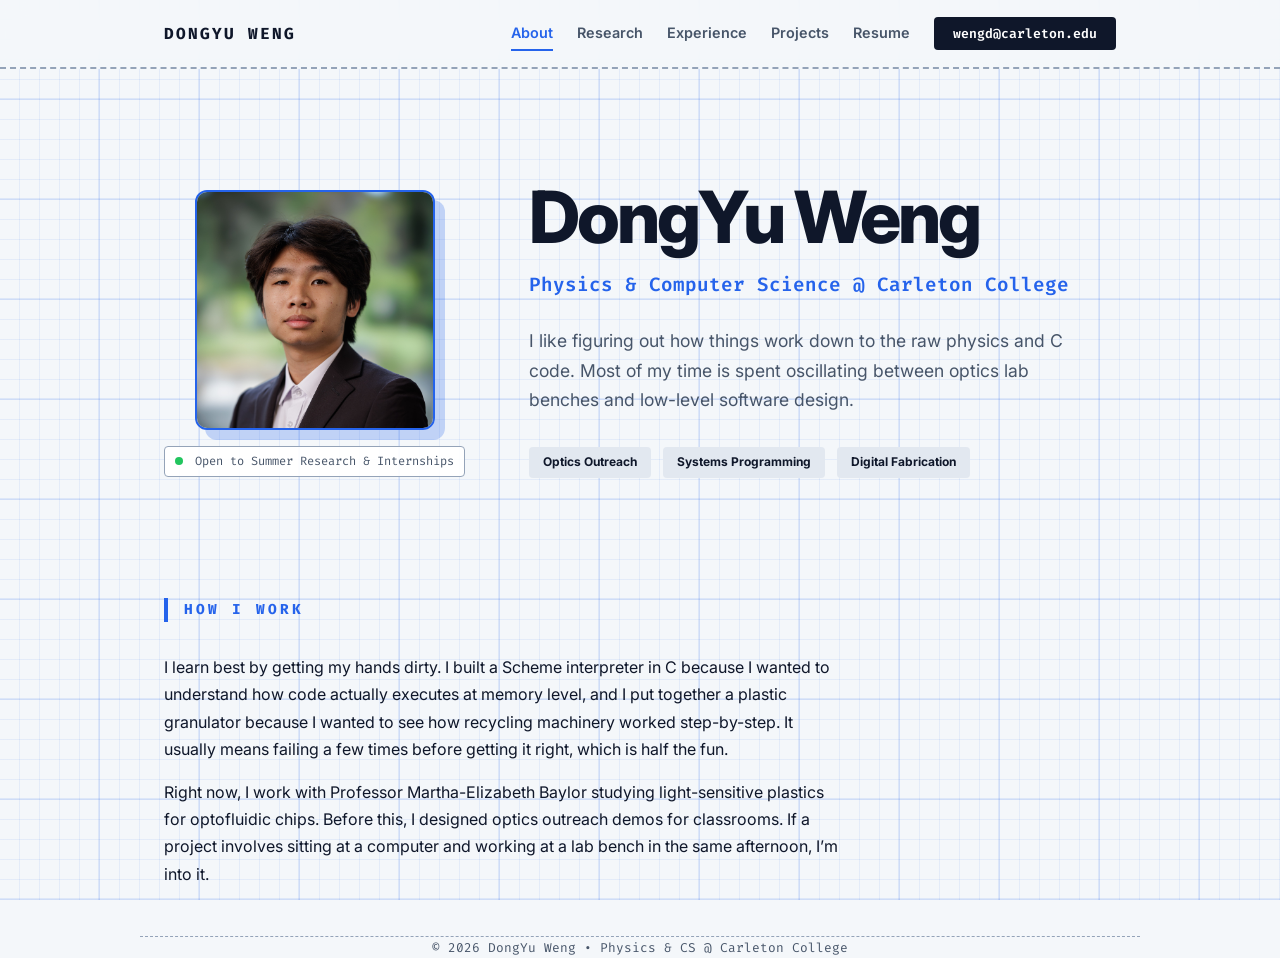
<file: index.html>
<!DOCTYPE html>
<html lang="en">
<head>
    <meta charset="UTF-8">
    <meta name="viewport" content="width=device-width, initial-scale=1.0">
    <title>DongYu Weng | Physics & CS</title>
    <link rel="preconnect" href="https://fonts.googleapis.com">
    <link rel="preconnect" href="https://fonts.gstatic.com" crossorigin>
    <link href="https://fonts.googleapis.com/css2?family=Inter:wght@400;500;700;800&family=Fira+Code:wght@400;500;700&display=swap" rel="stylesheet">
    <link rel="stylesheet" href="style.css">
</head>
<body>
    <div id="scroll-progress"></div>

    <header>
        <div class="container nav-container">
            <a href="#about" class="logo" data-tab="about">DONGYU WENG</a>
            <nav>
                <ul class="tab-menu">
                    <li><button class="tab-link active" data-tab="about">About</button></li>
                    <li><button class="tab-link" data-tab="research">Research</button></li>
                    <li><button class="tab-link" data-tab="experience">Experience</button></li>
                    <li><button class="tab-link" data-tab="projects">Projects</button></li>
                    <li><button class="tab-link" data-tab="resume">Resume</button></li>
                    <li><button class="btn-contact" id="copy-email-btn" title="Click to copy email">wengd@carleton.edu</button></li>
                </ul>
            </nav>
        </div>
    </header>

    <main class="container">
        <!-- ABOUT TAB -->
        <div id="about" class="tab-content active">
            <section id="hero">
                <div class="hero-layout">
                    <div class="hero-image-wrapper">
                        <img src="headshot.jpg" alt="DongYu Weng" class="hero-pfp">
                        <div class="status-badge">
                            <span class="status-dot"></span> Open to Summer Research & Internships
                        </div>
                    </div>
                    <div class="hero-content">
                        <h1>DongYu Weng</h1>
                        <p class="subtitle">Physics & Computer Science @ Carleton College</p>
                        <p class="hero-description">
                            I like figuring out how things work down to the raw physics and C code. Most of my time is spent oscillating between optics lab benches and low-level software design.
                        </p>
                        <div class="hero-tags">
                            <span class="tag clickable-tag" data-filter-tag="Optics">Optics Outreach</span>
                            <span class="tag clickable-tag" data-filter-tag="C">Systems Programming</span>
                            <span class="tag clickable-tag" data-filter-tag="Hardware">Digital Fabrication</span>
                        </div>
                    </div>
                </div>
            </section>
            
            <section class="bio-section">
                <h2>How I Work</h2>
                <div class="bio-text reveal">
                    <p>I learn best by getting my hands dirty. I built a Scheme interpreter in C because I wanted to understand how code actually executes at memory level, and I put together a plastic granulator because I wanted to see how recycling machinery worked step-by-step. It usually means failing a few times before getting it right, which is half the fun.</p>
                    <p>Right now, I work with Professor Martha-Elizabeth Baylor studying light-sensitive plastics for optofluidic chips. Before this, I designed optics outreach demos for classrooms. If a project involves sitting at a computer and working at a lab bench in the same afternoon, I’m into it.</p>
                </div>
            </section>
        </div>

        <!-- RESEARCH TAB -->
        <div id="research" class="tab-content">
            <section>
                <h2>Research Experience</h2>
                
                <div class="card reveal">
                    <div class="card-header">
                        <h3>Integrated Optofluidic Devices</h3>
                        <span class="date"><span class="status-dot"></span>Sep 2026 – Present</span>
                    </div>
                    <p class="role">Research Assistant | Carleton College | Prof. Martha-Elizabeth Baylor</p>
                    <p>Optofluidic chips pair liquid micro-channels directly with optical light guides. I study the light-sensitive plastics (photopolymers) used to make them. My team and I build test setups to measure refractive index changes, stiffness, and optical loss across different polymer recipes.</p>
                    <p>The practical goal: build a clear material catalog so researchers can pick the right polymer—whether that's a flexible rubbery blend for wearable sensors or a durable glass-like blend for industrial tools.</p>
                    <div class="tech-stack">
                        <span class="tag-tech">Photopolymers</span>
                        <span class="tag-tech">Optics</span>
                        <span class="tag-tech">Lab Instrumentation</span>
                    </div>
                </div>

                <div class="card reveal">
                    <div class="card-header">
                        <h3>Hands-On Optics Education Demos</h3>
                        <span class="date">Jan 2026 – Jun 2026</span>
                    </div>
                    <p class="role">Research Assistant | Carleton College | Prof. Martha-Elizabeth Baylor</p>
                    <p>Prototyped portable optics demonstrations designed for young students and public visitors. I focused on making lens and light refraction concepts intuitive through physical setups that needed zero technical explanation to start playing with.</p>
                    <div class="tech-stack">
                        <span class="tag-tech">Optics Outreach</span>
                        <span class="tag-tech">Prototyping</span>
                        <span class="tag-tech">Science Communication</span>
                    </div>
                </div>
            </section>
        </div>

        <!-- EXPERIENCE TAB -->
        <div id="experience" class="tab-content">
            <section>
                <h2>Work Experience</h2>

                <div class="card reveal">
                    <div class="card-header">
                        <h3>Makerspace Manager</h3>
                        <span class="date"><span class="status-dot"></span>Sep 2024 – Present</span>
                    </div>
                    <p class="role">Carleton College | Northfield, MN</p>
                    <ul>
                        <li>Help students design and build everything from simple vinyl stickers to custom micro-robotics.</li>
                        <li>Train users on 3D printers, laser cutters, and hand tools while keeping equipment calibrated and running smoothly.</li>
                    </ul>
                </div>

                <div class="card reveal">
                    <div class="card-header">
                        <h3>Physics Lab Assistant</h3>
                        <span class="date"><span class="status-dot"></span>Sep 2026 – Present</span>
                    </div>
                    <p class="role">Carleton College | Northfield, MN</p>
                    <ul>
                        <li>Guide students through physics lab experiments, troubleshooting faulty sensor hookups, misaligned optical setups, and calculation errors.</li>
                        <li>Walk students through underlying physical principles to help them build intuition for independent lab work.</li>
                    </ul>
                </div>

                <div class="card reveal">
                    <div class="card-header">
                        <h3>Engineering Design Associate</h3>
                        <span class="date">May 2025 – Aug 2026</span>
                    </div>
                    <p class="role">Fuzhou Changhui Light Steel Structure Co. | Fuzhou, China</p>
                    <ul>
                        <li>Translated 2D structural schematics into detailed 3D CAD models to spot spatial conflicts early and improve design clarity.</li>
                        <li>Worked alongside structural engineers to confirm specs met regional safety and load standards.</li>
                    </ul>
                </div>

                <div class="card reveal">
                    <div class="card-header">
                        <h3>Data Analysis Intern</h3>
                        <span class="date">Mar 2024 – Jun 2024</span>
                    </div>
                    <p class="role">Office of the State Superintendent of Education | Washington, DC</p>
                    <ul>
                        <li>Analyzed district-wide attendance datasets to trace patterns in chronic absenteeism and presented findings in public stakeholder reports.</li>
                    </ul>
                </div>

                <div class="card reveal">
                    <div class="card-header">
                        <h3>Barista</h3>
                        <span class="date">Jul 2023 – May 2024</span>
                    </div>
                    <p class="role">Luna Hall DC | Washington, DC</p>
                    <ul>
                        <li>Managed high-volume order rushes, crafted specialty beverages, and handled point-of-sale customer service in a fast-paced environment.</li>
                    </ul>
                </div>
            </section>

            <section>
                <h2>Certifications & Skills</h2>
                <div class="card reveal">
                    <h3 class="cert-heading">Certifications</h3>
                    <ul class="cert-list">
                        <li><strong>Google:</strong> Cybersecurity | Advanced Data Analytics | IT Automation with Python</li>
                        <li><strong>Georgetown University:</strong> Cybersecurity: Protecting Our Digital Future</li>
                    </ul>
                </div>
                <div class="card reveal">
                    <h3 class="cert-heading">Languages & Tools</h3>
                    <div class="tech-stack">
                        <span class="tag-tech">Python</span>
                        <span class="tag-tech">C / C++</span>
                        <span class="tag-tech">Kotlin</span>
                        <span class="tag-tech">Scheme</span>
                        <span class="tag-tech">Git</span>
                        <span class="tag-tech">Docker</span>
                        <span class="tag-tech">Autodesk Fusion 360</span>
                        <span class="tag-tech">Arduino</span>
                    </div>
                </div>
            </section>
        </div>

        <!-- PROJECTS TAB -->
        <div id="projects" class="tab-content">
            <section>
                <h2>Selected Projects</h2>
                <div class="filter-bar" id="filter-bar">
                    <button class="filter-btn active" data-filter="all">All</button>
                    <button class="filter-btn" data-filter="software">Software</button>
                    <button class="filter-btn" data-filter="hardware">Hardware</button>
                </div>
                
                <div class="project-grid">
                    <div class="project-card reveal" data-category="software">
                        <h3>Scheme Interpreter</h3>
                        <p>A recursive parser and environment-model evaluator in C. Written ground-up to understand dynamic typing, scoping rules, and memory management.</p>
                        <div class="tech-stack">
                            <span class="tag-tech">C</span>
                            <span class="tag-tech">Systems</span>
                        </div>
                    </div>

                    <div class="project-card reveal" data-category="software">
                        <h3>Chaotic Oscillator Simulation</h3>
                        <p>Simulated Asymmetric Coupled Duffing Oscillators in Python. Applied vectorized NumPy calculations to generate Poincaré sections and evaluate Permutation Entropy.</p>
                        <div class="tech-stack">
                            <span class="tag-tech">Python</span>
                            <span class="tag-tech">NumPy</span>
                        </div>
                    </div>

                    <div class="project-card reveal" data-category="hardware">
                        <h3>Custom PLA Granulator</h3>
                        <p>Designed custom steel shredding blades in Fusion 360 and built an Arduino motor controller with stall detection to recycle 3D printing waste.</p>
                        <div class="tech-stack">
                            <span class="tag-tech">Fusion 360</span>
                            <span class="tag-tech">Arduino</span>
                        </div>
                    </div>
                </div>
            </section>
        </div>

        <!-- RESUME TAB -->
        <div id="resume" class="tab-content">
            <section>
                <h2>Resume</h2>
                <div class="resume-controls">
                    <p>View or save a copy of my current resume.</p>
                    <a href="DongYu_Resume.pdf" target="_blank" class="btn-resume">Download PDF</a>
                </div>
                <div class="resume-viewer">
                    <object data="DongYu_Resume.pdf" type="application/pdf" width="100%" height="800px">
                        <p>Your browser doesn't support embedded PDFs. <a href="DongYu_Resume.pdf">Click here to download.</a></p>
                    </object>
                </div>
            </section>
        </div>
    </main>

    <footer class="container">
        <p>&copy; 2026 DongYu Weng • Physics & CS @ Carleton College</p>
    </footer>

    <!-- Toast Notification Container -->
    <div id="toast" class="toast">Copied to clipboard!</div>

    <script>
        const tabs = ['about', 'research', 'experience', 'projects', 'resume'];
        const reduceMotion = window.matchMedia('(prefers-reduced-motion: reduce)').matches;

        function showTab(name, updateHash) {
            if (!tabs.includes(name)) name = 'about';
            document.querySelectorAll('.tab-content').forEach(t => t.classList.toggle('active', t.id === name));
            document.querySelectorAll('.tab-link').forEach(l => l.classList.toggle('active', l.dataset.tab === name));
            if (updateHash) history.replaceState(null, '', '#' + name);
            window.scrollTo({ top: 0, behavior: reduceMotion ? 'auto' : 'smooth' });
            revealVisible();
        }

        document.querySelectorAll('[data-tab]').forEach(el => {
            el.addEventListener('click', e => { e.preventDefault(); showTab(el.dataset.tab, true); });
        });

        /* Scroll-reveal with stagger */
        const observer = new IntersectionObserver(entries => {
            entries.forEach(entry => {
                if (entry.isIntersecting) {
                    entry.target.classList.add('visible');
                    observer.unobserve(entry.target);
                }
            });
        }, { threshold: 0.12 });

        function revealVisible() {
            document.querySelectorAll('.tab-content.active .reveal:not(.visible)').forEach((el, i) => {
                el.style.transitionDelay = (reduceMotion ? 0 : i * 80) + 'ms';
                observer.observe(el);
            });
        }

        /* Scroll progress bar */
        const bar = document.getElementById('scroll-progress');
        window.addEventListener('scroll', () => {
            const h = document.documentElement.scrollHeight - window.innerHeight;
            bar.style.width = (h > 0 ? (window.scrollY / h) * 100 : 0) + '%';
        }, { passive: true });

        /* Cursor spotlight on cards */
        document.addEventListener('pointermove', e => {
            const card = e.target.closest('.card, .project-card');
            if (!card) return;
            const r = card.getBoundingClientRect();
            card.style.setProperty('--mx', (e.clientX - r.left) + 'px');
            card.style.setProperty('--my', (e.clientY - r.top) + 'px');
        });

        /* Project filters */
        document.getElementById('filter-bar').addEventListener('click', e => {
            const btn = e.target.closest('.filter-btn');
            if (!btn) return;
            document.querySelectorAll('.filter-btn').forEach(b => b.classList.toggle('active', b === btn));
            document.querySelectorAll('.project-card').forEach(c => {
                const show = btn.dataset.filter === 'all' || c.dataset.category === btn.dataset.filter;
                c.classList.toggle('hidden', !show);
            });
        });

        /* Copy Email Toast */
        const copyBtn = document.getElementById('copy-email-btn');
        const toast = document.getElementById('toast');
        if (copyBtn) {
            copyBtn.addEventListener('click', () => {
                navigator.clipboard.writeText('wengd@carleton.edu').then(() => {
                    toast.classList.add('show');
                    setTimeout(() => toast.classList.remove('show'), 2500);
                });
            });
        }

        /* Clickable Tag Filtering Shortcut */
        document.querySelectorAll('.clickable-tag').forEach(tag => {
            tag.addEventListener('click', () => {
                showTab('projects', true);
            });
        });

        /* Initial tab from URL hash */
        window.addEventListener('hashchange', () => showTab(location.hash.slice(1), false));
        showTab(location.hash.slice(1) || 'about', false);
    </script>
</body>
</html>
</file>
<file: style.css>
/* --- Variables & Blueprint Blueprint Theme --- */
:root {
    --bg-color: #f4f7fa;
    --text-color: #0f172a;
    --accent-color: #2563eb; 
    --secondary-text: #475569;
    --border-color: #94a3b8;
    --grid-fine: rgba(37, 99, 235, 0.08);
    --grid-major: rgba(37, 99, 235, 0.22);
    --card-bg: rgba(255, 255, 255, 0.92);
    --tag-bg: #e2e8f0;
    --code-tag-bg: #dbeafe;
}

* { margin: 0; padding: 0; box-sizing: border-box; }
html { scroll-behavior: smooth; }

body {
    font-family: 'Inter', sans-serif;
    line-height: 1.7;
    color: var(--text-color);
    background-color: var(--bg-color);
    
    /* Authentic Blueprint Dual-Grid Pattern */
    background-image: 
        linear-gradient(var(--grid-major) 1.5px, transparent 1.5px),
        linear-gradient(90deg, var(--grid-major) 1.5px, transparent 1.5px),
        linear-gradient(var(--grid-fine) 1px, transparent 1px),
        linear-gradient(90deg, var(--grid-fine) 1px, transparent 1px);
    background-size: 100px 100px, 100px 100px, 20px 20px, 20px 20px;
    background-position: -1.5px -1.5px, -1.5px -1.5px, -1px -1px, -1px -1px;
    background-attachment: fixed;
    min-height: 100vh;
}

.container { max-width: 1000px; margin: 0 auto; padding: 0 1.5rem; }

/* --- Navigation --- */
header {
    background: rgba(244, 247, 250, 0.88);
    backdrop-filter: blur(12px);
    border-bottom: 2px dashed var(--border-color);
    position: sticky;
    top: 0;
    z-index: 100;
    padding: 1rem 0;
}

.nav-container { display: flex; justify-content: space-between; align-items: center; }
.logo { font-weight: 800; color: var(--text-color); text-decoration: none; letter-spacing: 2px; font-size: 1rem; font-family: 'Fira Code', monospace; }

.tab-menu { display: flex; list-style: none; gap: 1.5rem; align-items: center; }
.tab-link {
    background: none; border: none; font-family: inherit; font-size: 0.9rem;
    font-weight: 600; cursor: pointer; color: var(--secondary-text);
    padding: 8px 0; transition: 0.2s; border-bottom: 2px solid transparent;
}
.tab-link:hover { color: var(--accent-color); }
.tab-link.active { color: var(--accent-color); border-bottom: 2px solid var(--accent-color); }

.btn-contact {
    background: var(--text-color); color: #fff; border: none; cursor: pointer;
    padding: 0.5rem 1.2rem; border-radius: 4px; font-family: 'Fira Code', monospace;
    font-size: 0.82rem; font-weight: 600; transition: 0.2s;
}
.btn-contact:hover { background: var(--accent-color); transform: translateY(-1px); }

/* --- Hero Section --- */
.hero-layout {
    display: flex;
    align-items: center;
    gap: 4rem;
    padding-top: 4rem;
    padding-bottom: 1rem;
}

.hero-image-wrapper { 
    flex-shrink: 0; 
    display: flex;
    flex-direction: column;
    align-items: center;
    gap: 1rem;
}

.hero-pfp {
    width: 240px;
    height: 240px;
    border-radius: 12px;
    object-fit: cover;
    border: 2px solid var(--accent-color);
    box-shadow: 10px 10px 0px rgba(37, 99, 235, 0.25);
    transition: transform 0.3s ease, box-shadow 0.3s ease;
}
.hero-pfp:hover { transform: translate(-3px, -3px); box-shadow: 14px 14px 0px rgba(37, 99, 235, 0.35); }

.status-badge {
    font-size: 0.75rem;
    font-family: 'Fira Code', monospace;
    color: var(--secondary-text);
    background: var(--card-bg);
    border: 1px solid var(--border-color);
    padding: 4px 10px;
    border-radius: 4px;
    display: flex;
    align-items: center;
    gap: 6px;
}

.hero-content h1 { font-size: 4.5rem; font-weight: 800; letter-spacing: -3px; line-height: 1; margin-bottom: 1rem; }
.subtitle { font-size: 1.2rem; font-weight: 600; color: var(--accent-color); margin-bottom: 1.5rem; font-family: 'Fira Code', monospace; }
.hero-description { font-size: 1.1rem; color: var(--secondary-text); max-width: 550px; margin-bottom: 2rem; }

/* --- Section Formatting --- */
section { padding: 3rem 0; }
h2 { 
    font-size: 0.9rem; 
    margin-bottom: 2rem; 
    text-transform: uppercase; 
    letter-spacing: 3px; 
    color: var(--accent-color); 
    border-left: 4px solid var(--accent-color); 
    padding-left: 1rem; 
    font-family: 'Fira Code', monospace;
}

.tag, .tag-tech {
    display: inline-block; background: var(--tag-bg); padding: 5px 14px;
    border-radius: 4px; font-size: 0.75rem; font-weight: 700; margin-right: 8px; margin-bottom: 8px;
}
.tag-tech { font-family: 'Fira Code', monospace; background: var(--code-tag-bg); color: var(--accent-color); border: 1px solid rgba(37, 99, 235, 0.2); }
.clickable-tag { cursor: pointer; transition: 0.2s; }
.clickable-tag:hover { background: var(--accent-color); color: #fff; }

/* --- Cards & Grid --- */
.card, .project-card {
    background: var(--card-bg); 
    border: 1px solid var(--border-color);
    padding: 2rem; 
    border-radius: 6px; 
    transition: 0.3s;
    backdrop-filter: blur(4px);
}
.project-grid { display: grid; grid-template-columns: repeat(auto-fit, minmax(300px, 1fr)); gap: 1.5rem; }

.card:hover, .project-card:hover {
    border-color: var(--accent-color);
    transform: translateY(-4px);
    box-shadow: 0 12px 24px rgba(37, 99, 235, 0.1);
}

.card { margin-bottom: 1.5rem; }
.card-header { display: flex; justify-content: space-between; align-items: baseline; flex-wrap: wrap; gap: 0.5rem; margin-bottom: 0.25rem; }
.card .date { font-family: 'Fira Code', monospace; font-size: 0.8rem; color: var(--secondary-text); }
.card .role { color: var(--accent-color); font-weight: 600; font-size: 0.95rem; margin-bottom: 1rem; }
.card p + p { margin-top: 0.75rem; }
.card .tech-stack { margin-top: 1rem; }

.resume-controls { display: flex; justify-content: space-between; align-items: center; background: var(--card-bg); border: 1px solid var(--border-color); padding: 1.5rem; border-radius: 6px; margin-bottom: 2rem; }
.btn-resume { background: var(--accent-color); color: #fff !important; padding: 0.8rem 1.5rem; border-radius: 4px; text-decoration: none; font-weight: 600; font-family: 'Fira Code', monospace; font-size: 0.85rem; }

.tab-content { display: none; }
.tab-content.active { display: block; animation: tabIn 0.45s ease both; }
@keyframes tabIn { from { opacity: 0; transform: translateY(12px); } to { opacity: 1; transform: none; } }

/* Scroll progress bar */
#scroll-progress {
    position: fixed; top: 0; left: 0; height: 3px; width: 0;
    background: var(--accent-color); z-index: 200; transition: width 0.1s linear;
}

/* Scroll reveal */
.reveal { opacity: 0; transform: translateY(24px); transition: opacity 0.6s ease, transform 0.6s ease; }
.reveal.visible { opacity: 1; transform: none; }

/* Dynamic spotlight on hover */
.card:hover, .project-card:hover {
    background: radial-gradient(320px circle at var(--mx, 50%) var(--my, 50%), rgba(37, 99, 235, 0.08), transparent 70%), var(--card-bg);
}

/* Green status pulse dot */
.status-dot {
    display: inline-block; width: 8px; height: 8px; border-radius: 50%;
    background: #22c55e; margin-right: 6px; vertical-align: middle;
    animation: pulse 2s ease-out infinite;
}
@keyframes pulse {
    0% { box-shadow: 0 0 0 0 rgba(34, 197, 94, 0.6); }
    70% { box-shadow: 0 0 0 8px rgba(34, 197, 94, 0); }
    100% { box-shadow: 0 0 0 0 rgba(34, 197, 94, 0); }
}

/* Toast alert */
.toast {
    position: fixed; bottom: 2rem; right: 2rem;
    background: var(--text-color); color: #fff;
    padding: 0.75rem 1.25rem; border-radius: 6px;
    font-size: 0.85rem; font-family: 'Fira Code', monospace;
    opacity: 0; transform: translateY(10px);
    transition: 0.3s ease; pointer-events: none; z-index: 300;
}
.toast.show { opacity: 1; transform: translateY(0); }

/* Filters */
.filter-bar { display: flex; gap: 0.5rem; margin-bottom: 1.5rem; flex-wrap: wrap; }
.filter-btn {
    background: var(--card-bg); border: 1px solid var(--border-color); color: var(--secondary-text);
    font-family: 'Fira Code', monospace; font-size: 0.8rem; font-weight: 600; padding: 6px 16px;
    border-radius: 4px; cursor: pointer; transition: 0.2s;
}
.filter-btn:hover { border-color: var(--accent-color); color: var(--accent-color); }
.filter-btn.active { background: var(--accent-color); border-color: var(--accent-color); color: #fff; }
.project-card.hidden { display: none; }

.card ul { margin-top: 0.5rem; padding-left: 1.25rem; }
.card li { margin-bottom: 0.4rem; }
.cert-heading { font-size: 0.8rem; text-transform: uppercase; letter-spacing: 2px; color: var(--secondary-text); margin-bottom: 0.75rem; font-family: 'Fira Code', monospace; }
.cert-heading:not(:first-child) { margin-top: 1.5rem; }
.cert-list { list-style: none; padding-left: 0 !important; }

.bio-text { max-width: 680px; }
.bio-text p + p { margin-top: 1rem; }

footer { padding: 4rem 0; border-top: 1px dashed var(--border-color); text-align: center; color: var(--secondary-text); font-size: 0.8rem; font-family: 'Fira Code', monospace; }

@media (max-width: 850px) {
    .hero-layout { flex-direction: column; text-align: center; gap: 2rem; padding: 2rem 0; }
    .hero-content h1 { font-size: 3rem; letter-spacing: -1px; }
    .hero-description { margin: 0 auto 2rem; }
    .nav-container { flex-direction: column; gap: 1rem; }
    .hero-pfp { width: 200px; height: 200px; }
}
</file>
